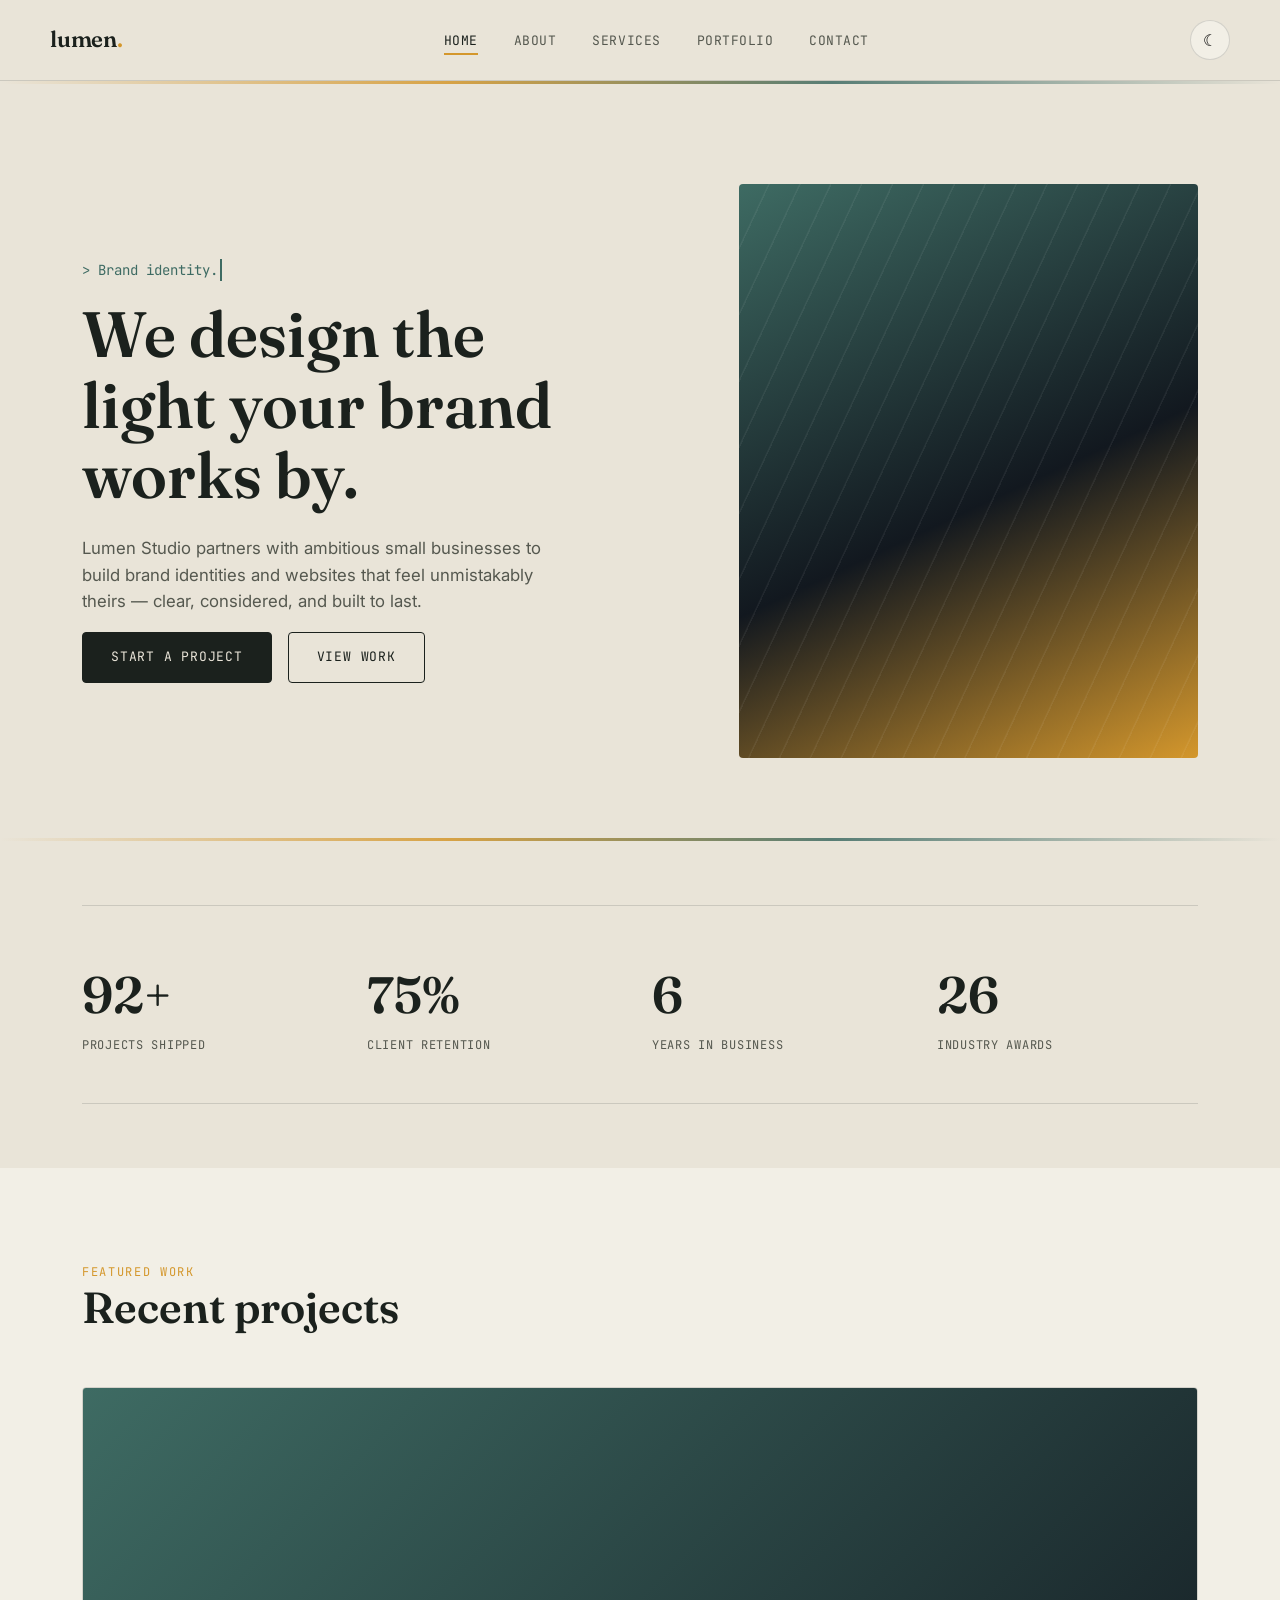
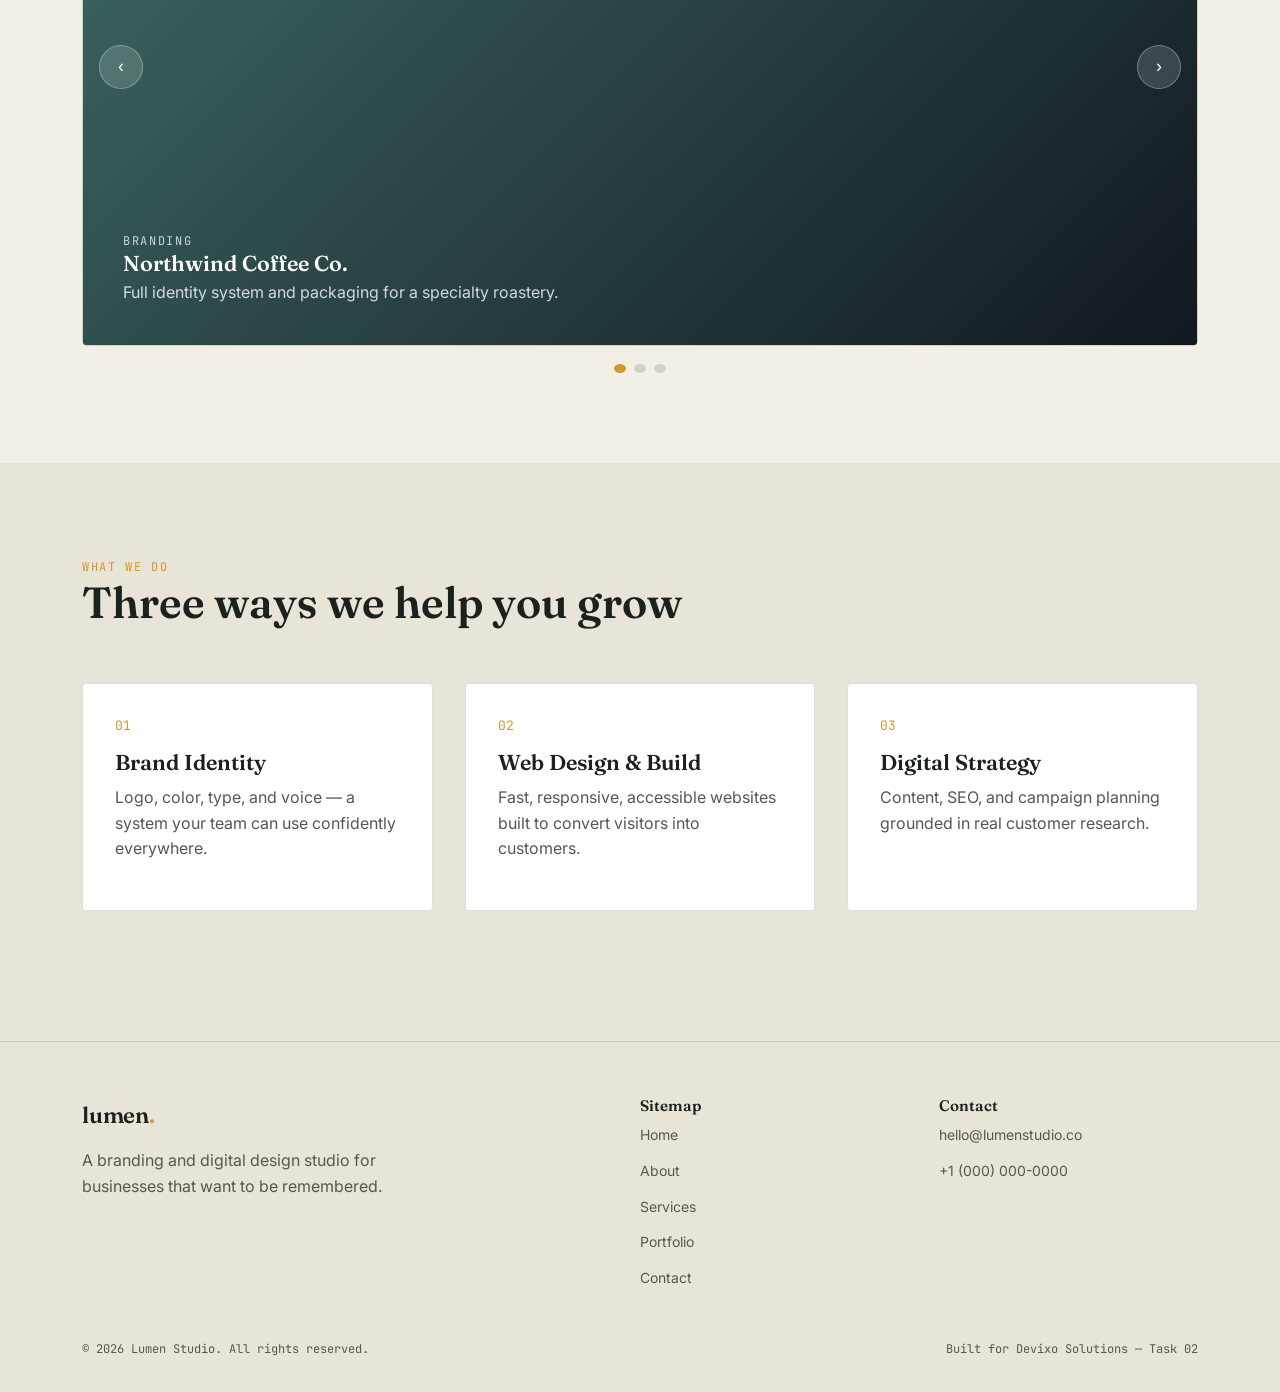
<file: index.html>
<!DOCTYPE html>
<html lang="en">
<head>
<meta charset="UTF-8">
<meta name="viewport" content="width=device-width, initial-scale=1.0">
<title>Lumen Studio — Branding & Digital Design Agency</title>
<meta name="description" content="Lumen Studio is a branding and digital design agency helping businesses find their light.">
<link rel="preconnect" href="https://fonts.googleapis.com">
<link href="https://fonts.googleapis.com/css2?family=Fraunces:wght@400;600;700&family=Inter:wght@400;500;600&family=JetBrains+Mono:wght@400;500&display=swap" rel="stylesheet">
<link rel="stylesheet" href="css/style.css">
</head>
<body>

<header class="site-header">
  <nav class="container nav">
    <a href="index.html" class="logo">lumen<span>.</span></a>
    <ul class="nav-links">
      <li><a href="index.html" class="active">Home</a></li>
      <li><a href="about.html">About</a></li>
      <li><a href="services.html">Services</a></li>
      <li><a href="portfolio.html">Portfolio</a></li>
      <li><a href="contact.html">Contact</a></li>
    </ul>
    <div class="nav-actions">
      <button class="theme-toggle" aria-label="Toggle dark mode">☾</button>
      <button class="nav-toggle" aria-label="Toggle menu"><span></span><span></span><span></span></button>
    </div>
  </nav>
</header>

<div class="beam"></div>

<main>
  <!-- HERO -->
  <section class="hero">
    <div class="container hero-grid">
      <div>
        <div class="typed-wrap">&gt; <span class="typed-text" data-phrases='["Brand identity.", "Web design.", "Digital strategy.", "Made with intention."]'></span><span class="typed-cursor">&nbsp;</span></div>
        <h1>We design the<br>light your brand<br>works by.</h1>
        <p style="max-width:480px; font-size:1.05rem;">Lumen Studio partners with ambitious small businesses to build brand identities and websites that feel unmistakably theirs — clear, considered, and built to last.</p>
        <a href="contact.html" class="btn btn-primary">Start a project</a>
        <a href="portfolio.html" class="btn" style="margin-left:12px;">View work</a>
      </div>
      <div class="hero-visual"></div>
    </div>
  </section>

  <div class="beam"></div>

  <!-- STATS / ANIMATED COUNTERS -->
  <section style="padding:64px 0;">
    <div class="container">
      <div class="stats">
        <div class="stat">
          <div class="stat-num" data-count="120" data-suffix="+">0</div>
          <div class="stat-label">Projects shipped</div>
        </div>
        <div class="stat">
          <div class="stat-num" data-count="98" data-suffix="%">0</div>
          <div class="stat-label">Client retention</div>
        </div>
        <div class="stat">
          <div class="stat-num" data-count="9" data-suffix="">0</div>
          <div class="stat-label">Years in business</div>
        </div>
        <div class="stat">
          <div class="stat-num" data-count="34" data-suffix="">0</div>
          <div class="stat-label">Industry awards</div>
        </div>
      </div>
    </div>
  </section>

  <!-- FEATURED WORK / IMAGE SLIDER -->
  <section class="section-soft">
    <div class="container">
      <div class="section-head animate-in">
        <span class="eyebrow">Featured work</span>
        <h2>Recent projects</h2>
      </div>
      <div class="slider animate-in">
        <div class="slider-track">
          <div class="slide slide-1">
            <div class="slide-content">
              <span class="eyebrow">Branding</span>
              <h3>Northwind Coffee Co.</h3>
              <p>Full identity system and packaging for a specialty roastery.</p>
            </div>
          </div>
          <div class="slide slide-2">
            <div class="slide-content">
              <span class="eyebrow">Web Design</span>
              <h3>Solace Wellness Clinic</h3>
              <p>A calm, accessible booking website for a therapy practice.</p>
            </div>
          </div>
          <div class="slide slide-3">
            <div class="slide-content">
              <span class="eyebrow">Digital Strategy</span>
              <h3>Marlow & Finch Studio</h3>
              <p>Content system and e-commerce relaunch for a furniture maker.</p>
            </div>
          </div>
        </div>
        <button class="slider-arrow slider-prev" aria-label="Previous slide">&#8249;</button>
        <button class="slider-arrow slider-next" aria-label="Next slide">&#8250;</button>
      </div>
      <div class="slider-dots"></div>
    </div>
  </section>

  <!-- SERVICES PREVIEW -->
  <section>
    <div class="container">
      <div class="section-head animate-in">
        <span class="eyebrow">What we do</span>
        <h2>Three ways we help you grow</h2>
      </div>
      <div class="grid-3">
        <div class="card animate-in">
          <span class="numbered">01</span>
          <h3>Brand Identity</h3>
          <p>Logo, color, type, and voice — a system your team can use confidently everywhere.</p>
        </div>
        <div class="card animate-in">
          <span class="numbered">02</span>
          <h3>Web Design & Build</h3>
          <p>Fast, responsive, accessible websites built to convert visitors into customers.</p>
        </div>
        <div class="card animate-in">
          <span class="numbered">03</span>
          <h3>Digital Strategy</h3>
          <p>Content, SEO, and campaign planning grounded in real customer research.</p>
        </div>
      </div>
    </div>
  </section>
</main>

<footer class="site-footer">
  <div class="container">
    <div class="footer-grid">
      <div>
        <a href="index.html" class="logo">lumen<span>.</span></a>
        <p style="margin-top:14px; max-width:320px;">A branding and digital design studio for businesses that want to be remembered.</p>
      </div>
      <div>
        <h4>Sitemap</h4>
        <ul>
          <li><a href="index.html">Home</a></li>
          <li><a href="about.html">About</a></li>
          <li><a href="services.html">Services</a></li>
          <li><a href="portfolio.html">Portfolio</a></li>
          <li><a href="contact.html">Contact</a></li>
        </ul>
      </div>
      <div>
        <h4>Contact</h4>
        <ul>
          <li><a href="mailto:hello@lumenstudio.co">hello@lumenstudio.co</a></li>
          <li><a href="tel:+10000000000">+1 (000) 000-0000</a></li>
        </ul>
      </div>
    </div>
    <div class="footer-bottom">
      <span>© 2026 Lumen Studio. All rights reserved.</span>
      <span>Built for Devixo Solutions — Task 02</span>
    </div>
  </div>
</footer>

<button class="scroll-top" aria-label="Scroll to top">&#8593;</button>

<script src="js/script.js"></script>
</body>
</html>
</file>
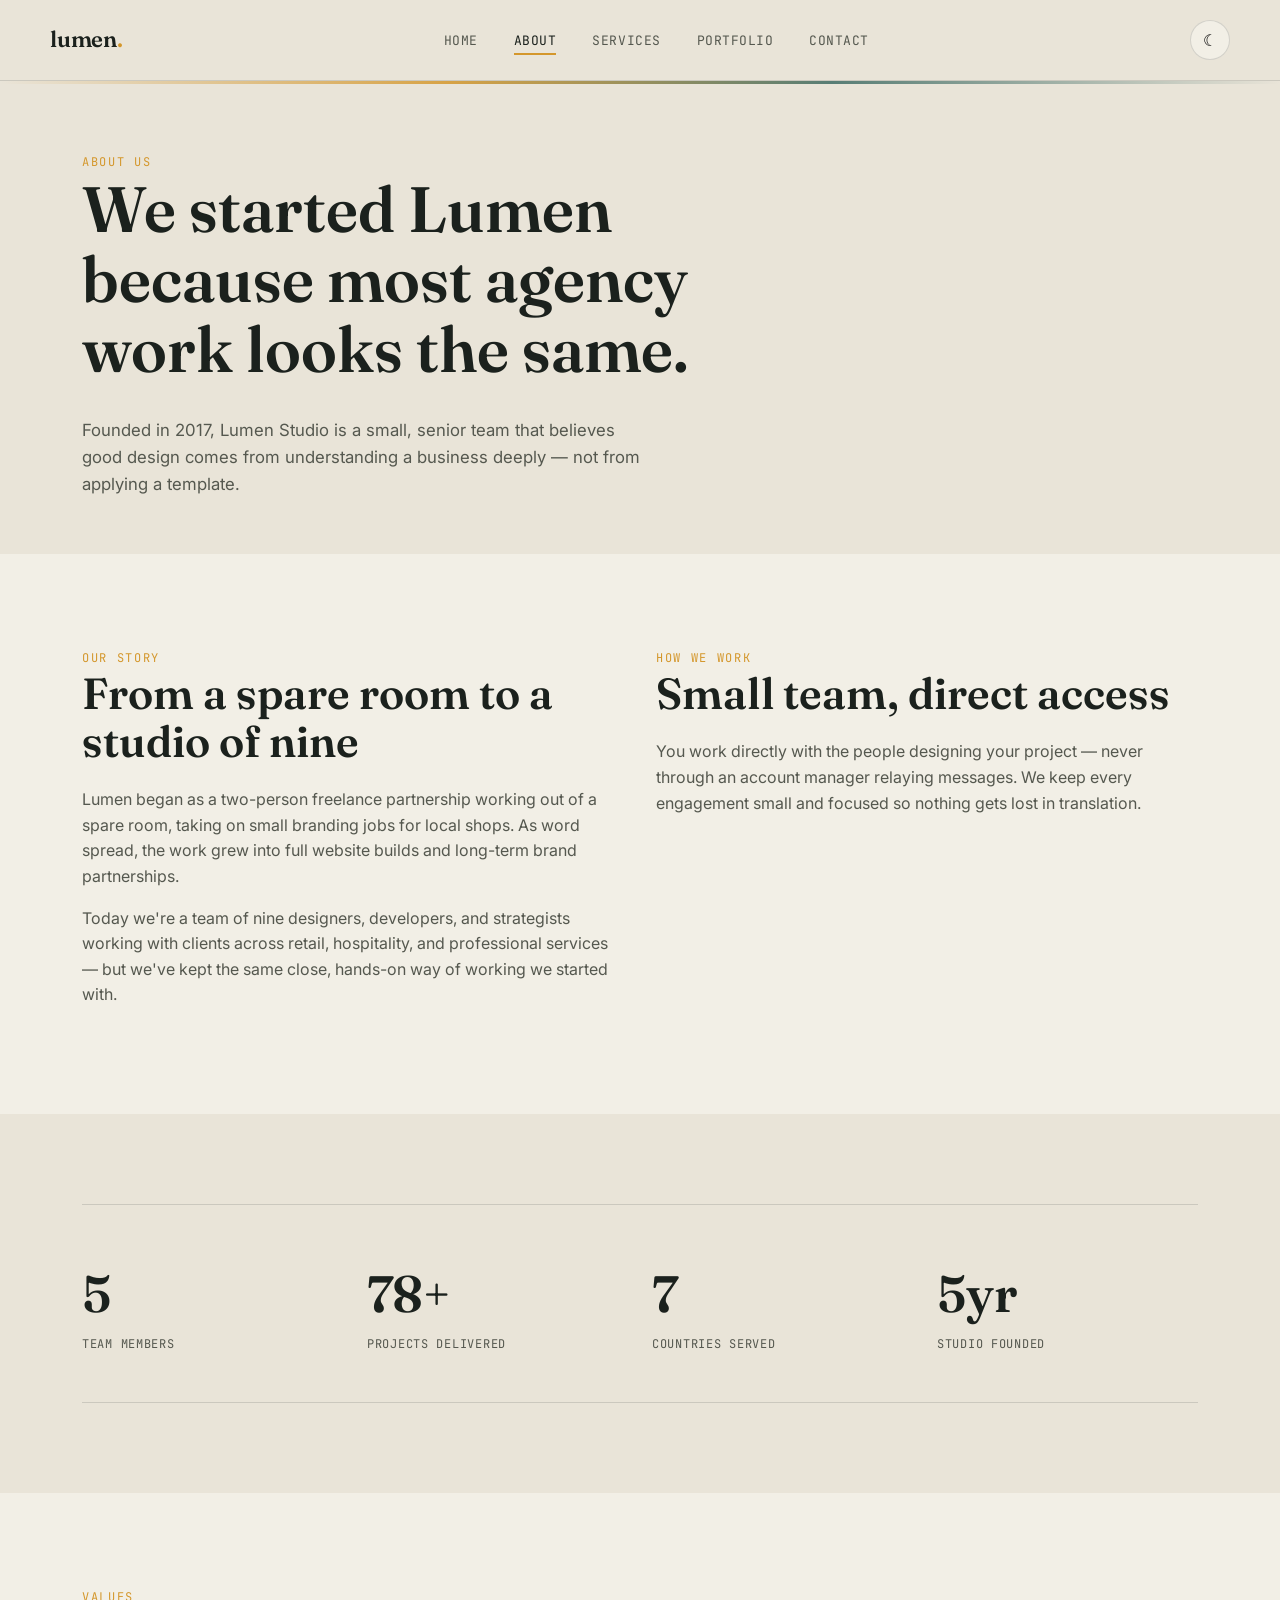
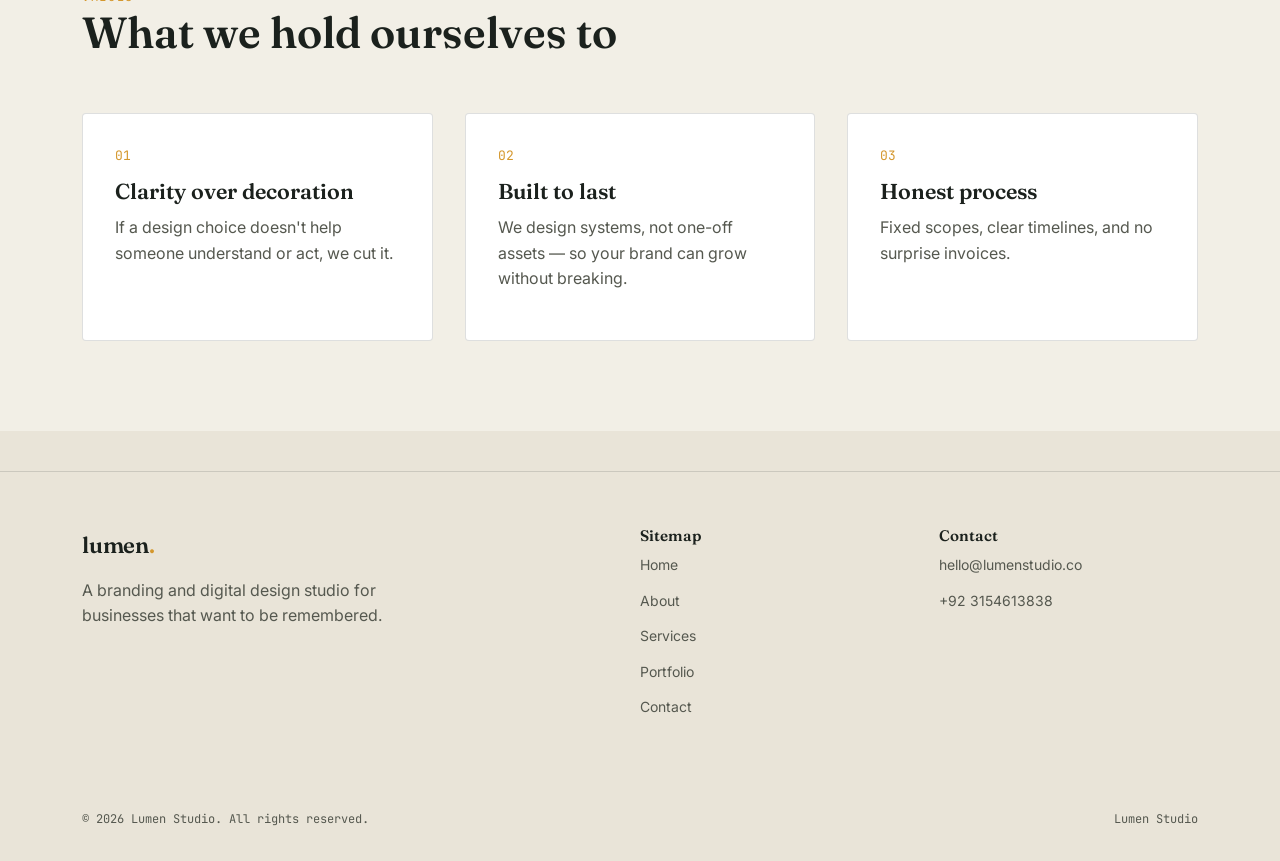
<file: about.html>
<!DOCTYPE html>
<html lang="en">
<head>
<meta charset="UTF-8">
<meta name="viewport" content="width=device-width, initial-scale=1.0">
<title>About — Lumen Studio</title>
<link rel="preconnect" href="https://fonts.googleapis.com">
<link href="https://fonts.googleapis.com/css2?family=Fraunces:wght@400;600;700&family=Inter:wght@400;500;600&family=JetBrains+Mono:wght@400;500&display=swap" rel="stylesheet">
<link rel="stylesheet" href="css/style.css">
</head>
<body>

<header class="site-header">
  <nav class="container nav">
    <a href="index.html" class="logo">lumen<span>.</span></a>
    <ul class="nav-links">
      <li><a href="index.html">Home</a></li>
      <li><a href="about.html" class="active">About</a></li>
      <li><a href="services.html">Services</a></li>
      <li><a href="portfolio.html">Portfolio</a></li>
      <li><a href="contact.html">Contact</a></li>
    </ul>
    <div class="nav-actions">
      <button class="theme-toggle" aria-label="Toggle dark mode">☾</button>
      <button class="nav-toggle" aria-label="Toggle menu"><span></span><span></span><span></span></button>
    </div>
  </nav>
</header>

<div class="beam"></div>

<main>
  <section class="page-head">
    <div class="container">
      <span class="eyebrow">About us</span>
      <h1>We started Lumen<br>because most agency<br>work looks the same.</h1>
      <p style="max-width:560px; font-size:1.05rem;">Founded in 2017, Lumen Studio is a small, senior team that believes good design comes from understanding a business deeply — not from applying a template.</p>
    </div>
  </section>

  <section class="section-soft">
    <div class="container grid-2">
      <div class="animate-in">
        <span class="eyebrow">Our story</span>
        <h2>From a spare room to a studio of nine</h2>
        <p>Lumen began as a two-person freelance partnership working out of a spare room, taking on small branding jobs for local shops. As word spread, the work grew into full website builds and long-term brand partnerships.</p>
        <p>Today we're a team of nine designers, developers, and strategists working with clients across retail, hospitality, and professional services — but we've kept the same close, hands-on way of working we started with.</p>
      </div>
      <div class="animate-in">
        <span class="eyebrow">How we work</span>
        <h2>Small team, direct access</h2>
        <p>You work directly with the people designing your project — never through an account manager relaying messages. We keep every engagement small and focused so nothing gets lost in translation.</p>
      </div>
    </div>
  </section>

  <section>
    <div class="container">
      <div class="stats">
        <div class="stat">
          <div class="stat-num" data-count="9" data-suffix="">0</div>
          <div class="stat-label">Team members</div>
        </div>
        <div class="stat">
          <div class="stat-num" data-count="120" data-suffix="+">0</div>
          <div class="stat-label">Projects delivered</div>
        </div>
        <div class="stat">
          <div class="stat-num" data-count="12" data-suffix="">0</div>
          <div class="stat-label">Countries served</div>
        </div>
        <div class="stat">
          <div class="stat-num" data-count="9" data-suffix="yr">0</div>
          <div class="stat-label">Studio founded</div>
        </div>
      </div>
    </div>
  </section>

  <section class="section-soft">
    <div class="container">
      <div class="section-head animate-in">
        <span class="eyebrow">Values</span>
        <h2>What we hold ourselves to</h2>
      </div>
      <div class="grid-3">
        <div class="card animate-in">
          <span class="numbered">01</span>
          <h3>Clarity over decoration</h3>
          <p>If a design choice doesn't help someone understand or act, we cut it.</p>
        </div>
        <div class="card animate-in">
          <span class="numbered">02</span>
          <h3>Built to last</h3>
          <p>We design systems, not one-off assets — so your brand can grow without breaking.</p>
        </div>
        <div class="card animate-in">
          <span class="numbered">03</span>
          <h3>Honest process</h3>
          <p>Fixed scopes, clear timelines, and no surprise invoices.</p>
        </div>
      </div>
    </div>
  </section>
</main>

<footer class="site-footer">
  <div class="container">
    <div class="footer-grid">
      <div>
        <a href="index.html" class="logo">lumen<span>.</span></a>
        <p style="margin-top:14px; max-width:320px;">A branding and digital design studio for businesses that want to be remembered.</p>
      </div>
      <div>
        <h4>Sitemap</h4>
        <ul>
          <li><a href="index.html">Home</a></li>
          <li><a href="about.html">About</a></li>
          <li><a href="services.html">Services</a></li>
          <li><a href="portfolio.html">Portfolio</a></li>
          <li><a href="contact.html">Contact</a></li>
        </ul>
      </div>
      <div>
        <h4>Contact</h4>
        <ul>
          <li><a href="mailto:hello@lumenstudio.co">hello@lumenstudio.co</a></li>
          <li><a href="tel:+10000000000">+92 3154613838<a></li>
        </ul>
      </div>
    </div>
    <div class="footer-bottom">
      <span>© 2026 Lumen Studio. All rights reserved.</span>
      <span>Lumen Studio</span>
    </div>
  </div>
</footer>

<button class="scroll-top" aria-label="Scroll to top">&#8593;</button>

<script src="js/script.js"></script>
</body>
</html>
</file>
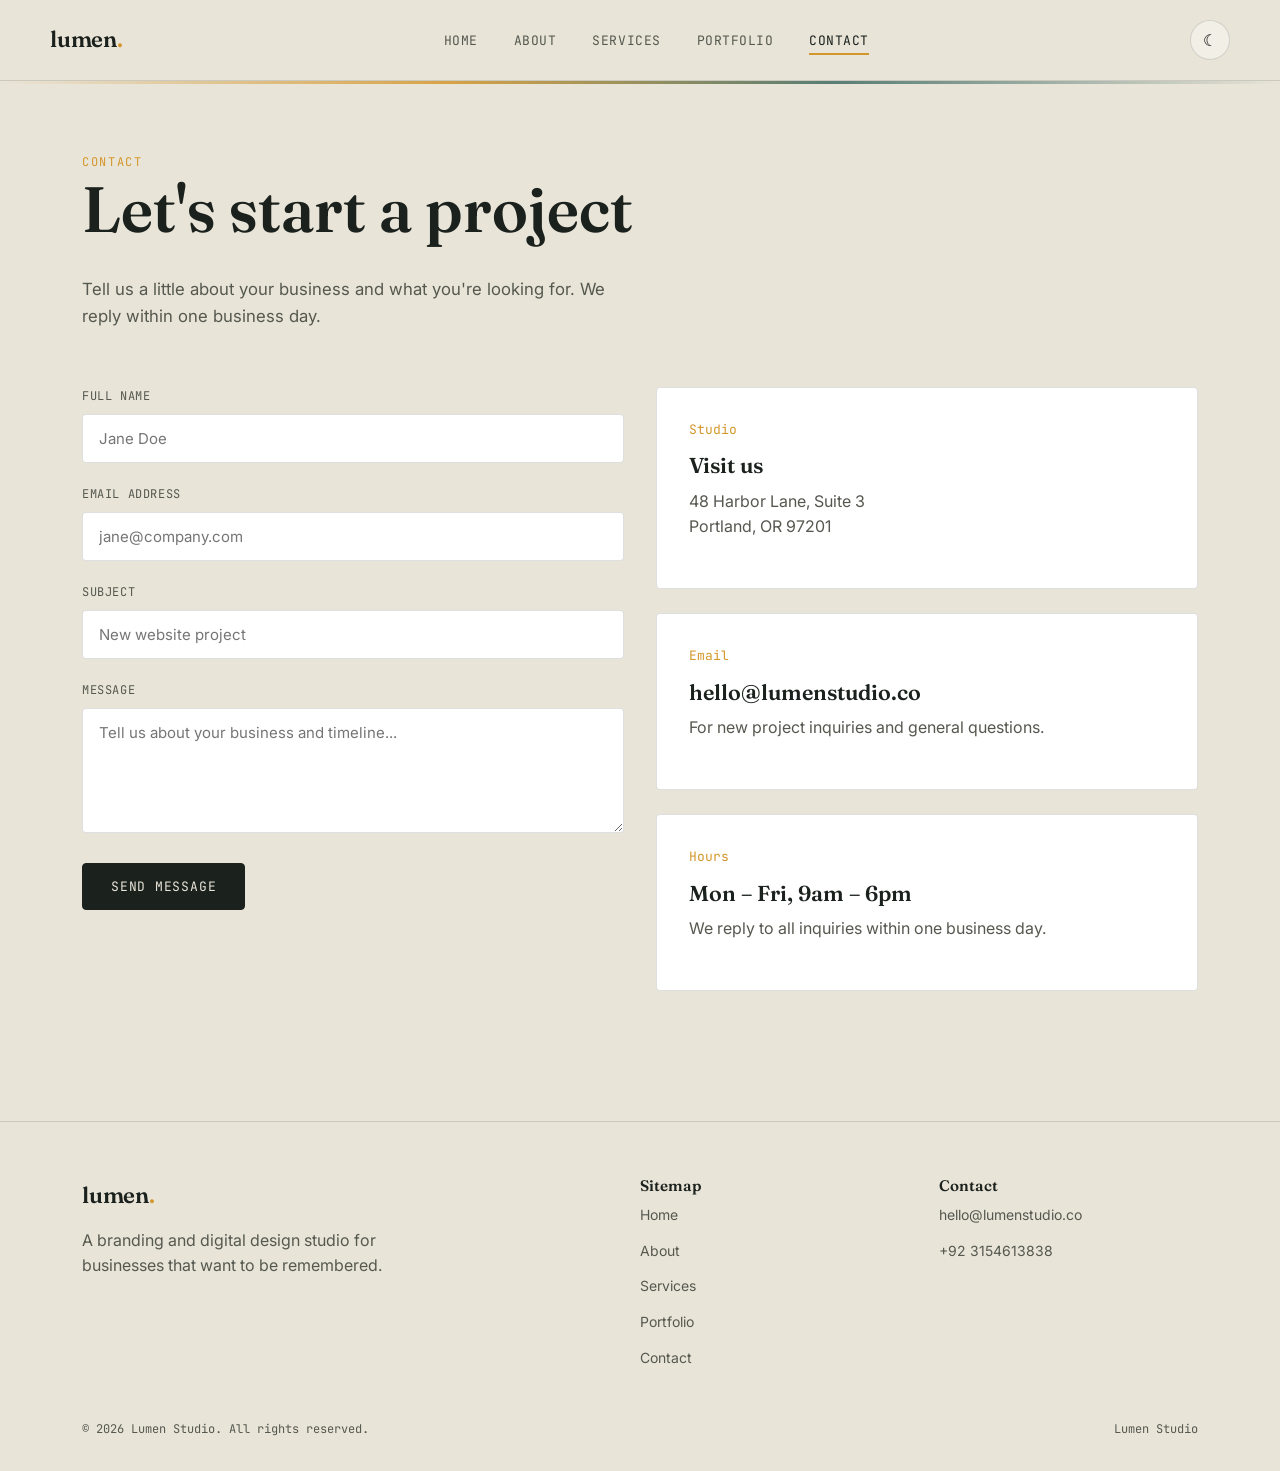
<file: contact.html>
<!DOCTYPE html>
<html lang="en">
<head>
<meta charset="UTF-8">
<meta name="viewport" content="width=device-width, initial-scale=1.0">
<title>Contact — Lumen Studio</title>
<link rel="preconnect" href="https://fonts.googleapis.com">
<link href="https://fonts.googleapis.com/css2?family=Fraunces:wght@400;600;700&family=Inter:wght@400;500;600&family=JetBrains+Mono:wght@400;500&display=swap" rel="stylesheet">
<link rel="stylesheet" href="css/style.css">
</head>
<body>

<header class="site-header">
  <nav class="container nav">
    <a href="index.html" class="logo">lumen<span>.</span></a>
    <ul class="nav-links">
      <li><a href="index.html">Home</a></li>
      <li><a href="about.html">About</a></li>
      <li><a href="services.html">Services</a></li>
      <li><a href="portfolio.html">Portfolio</a></li>
      <li><a href="contact.html" class="active">Contact</a></li>
    </ul>
    <div class="nav-actions">
      <button class="theme-toggle" aria-label="Toggle dark mode">☾</button>
      <button class="nav-toggle" aria-label="Toggle menu"><span></span><span></span><span></span></button>
    </div>
  </nav>
</header>

<div class="beam"></div>

<main>
  <section class="page-head">
    <div class="container">
      <span class="eyebrow">Contact</span>
      <h1>Let's start a project</h1>
      <p style="max-width:560px; font-size:1.05rem;">Tell us a little about your business and what you're looking for. We reply within one business day.</p>
    </div>
  </section>

  <section style="padding-top:0;">
    <div class="container grid-2">
      <div class="animate-in">
        <form id="contact-form" novalidate>
          <div class="form-success">Thanks — your message has been sent. We'll be in touch shortly.</div>

          <div class="form-group">
            <label for="name">Full name</label>
            <input type="text" id="name" name="name" placeholder="Jane Doe">
            <div class="error-msg" data-error-for="name"></div>
          </div>

          <div class="form-group">
            <label for="email">Email address</label>
            <input type="email" id="email" name="email" placeholder="jane@company.com">
            <div class="error-msg" data-error-for="email"></div>
          </div>

          <div class="form-group">
            <label for="subject">Subject</label>
            <input type="text" id="subject" name="subject" placeholder="New website project">
            <div class="error-msg" data-error-for="subject"></div>
          </div>

          <div class="form-group">
            <label for="message">Message</label>
            <textarea id="message" name="message" rows="5" placeholder="Tell us about your business and timeline..."></textarea>
            <div class="error-msg" data-error-for="message"></div>
          </div>

          <button type="submit" class="btn btn-primary">Send message</button>
        </form>
      </div>

      <div class="animate-in">
        <div class="card" style="margin-bottom:24px;">
          <span class="numbered">Studio</span>
          <h3>Visit us</h3>
          <p>48 Harbor Lane, Suite 3<br>Portland, OR 97201</p>
        </div>
        <div class="card" style="margin-bottom:24px;">
          <span class="numbered">Email</span>
          <h3>hello@lumenstudio.co</h3>
          <p>For new project inquiries and general questions.</p>
        </div>
        <div class="card">
          <span class="numbered">Hours</span>
          <h3>Mon – Fri, 9am – 6pm</h3>
          <p>We reply to all inquiries within one business day.</p>
        </div>
      </div>
    </div>
  </section>
</main>

<footer class="site-footer">
  <div class="container">
    <div class="footer-grid">
      <div>
        <a href="index.html" class="logo">lumen<span>.</span></a>
        <p style="margin-top:14px; max-width:320px;">A branding and digital design studio for businesses that want to be remembered.</p>
      </div>
      <div>
        <h4>Sitemap</h4>
        <ul>
          <li><a href="index.html">Home</a></li>
          <li><a href="about.html">About</a></li>
          <li><a href="services.html">Services</a></li>
          <li><a href="portfolio.html">Portfolio</a></li>
          <li><a href="contact.html">Contact</a></li>
        </ul>
      </div>
      <div>
        <h4>Contact</h4>
        <ul>
          <li><a href="mailto:hello@lumenstudio.co">hello@lumenstudio.co</a></li>
          <li><a href="tel:+10000000000">+92 3154613838</a></li>
        </ul>
      </div>
    </div>
    <div class="footer-bottom">
      <span>© 2026 Lumen Studio. All rights reserved.</span>
      <span>Lumen Studio</span>
    </div>
  </div>
</footer>

<button class="scroll-top" aria-label="Scroll to top">&#8593;</button>

<script src="js/script.js"></script>
</body>
</html>
</file>
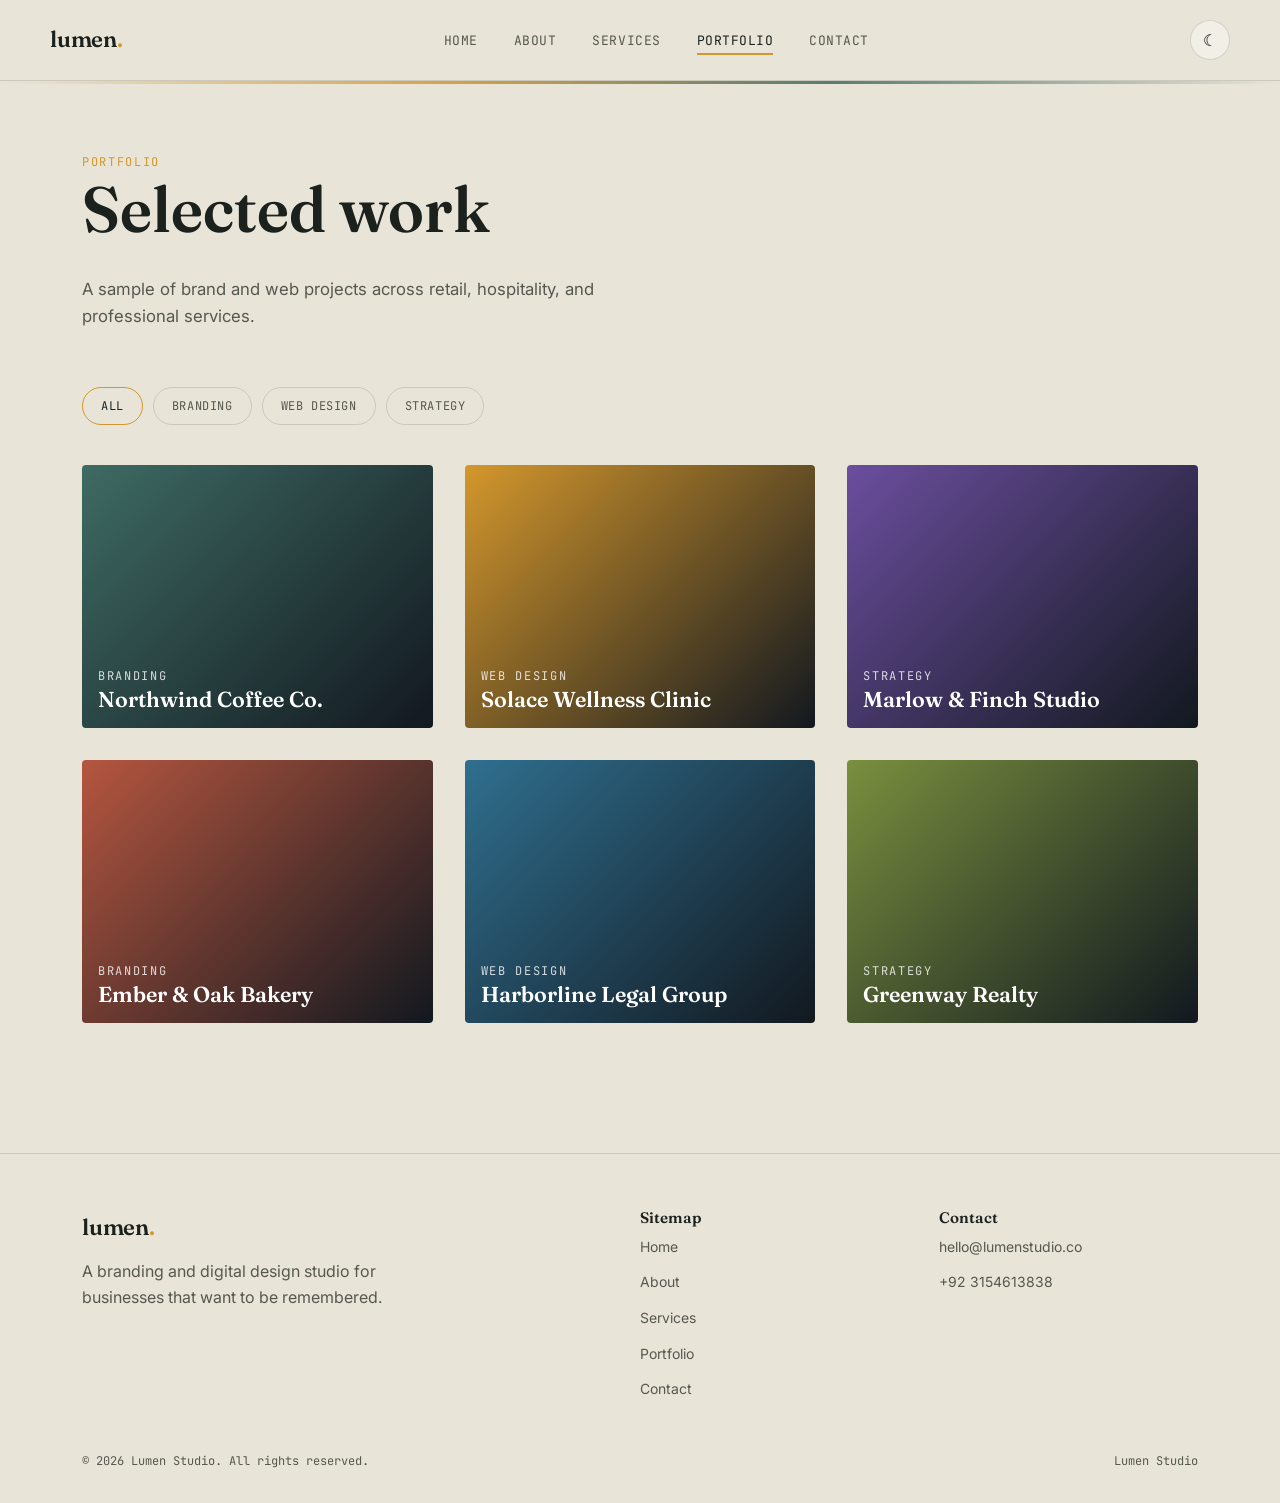
<file: portfolio.html>
<!DOCTYPE html>
<html lang="en">
<head>
<meta charset="UTF-8">
<meta name="viewport" content="width=device-width, initial-scale=1.0">
<title>Portfolio — Lumen Studio</title>
<link rel="preconnect" href="https://fonts.googleapis.com">
<link href="https://fonts.googleapis.com/css2?family=Fraunces:wght@400;600;700&family=Inter:wght@400;500;600&family=JetBrains+Mono:wght@400;500&display=swap" rel="stylesheet">
<link rel="stylesheet" href="css/style.css">
<style>
  .portfolio-item.p1::before { background: linear-gradient(135deg, #3e6b63, #12181f); }
  .portfolio-item.p2::before { background: linear-gradient(135deg, #d4972c, #12181f); }
  .portfolio-item.p3::before { background: linear-gradient(135deg, #6b4e9e, #12181f); }
  .portfolio-item.p4::before { background: linear-gradient(135deg, #b5563f, #12181f); }
  .portfolio-item.p5::before { background: linear-gradient(135deg, #2f6f8f, #12181f); }
  .portfolio-item.p6::before { background: linear-gradient(135deg, #7a8f3e, #12181f); }
</style>
</head>
<body>

<header class="site-header">
  <nav class="container nav">
    <a href="index.html" class="logo">lumen<span>.</span></a>
    <ul class="nav-links">
      <li><a href="index.html">Home</a></li>
      <li><a href="about.html">About</a></li>
      <li><a href="services.html">Services</a></li>
      <li><a href="portfolio.html" class="active">Portfolio</a></li>
      <li><a href="contact.html">Contact</a></li>
    </ul>
    <div class="nav-actions">
      <button class="theme-toggle" aria-label="Toggle dark mode">☾</button>
      <button class="nav-toggle" aria-label="Toggle menu"><span></span><span></span><span></span></button>
    </div>
  </nav>
</header>

<div class="beam"></div>

<main>
  <section class="page-head">
    <div class="container">
      <span class="eyebrow">Portfolio</span>
      <h1>Selected work</h1>
      <p style="max-width:560px; font-size:1.05rem;">A sample of brand and web projects across retail, hospitality, and professional services.</p>
    </div>
  </section>

  <section style="padding-top:0;">
    <div class="container">
      <div class="filters animate-in">
        <button class="filter-btn active" data-filter="all">All</button>
        <button class="filter-btn" data-filter="branding">Branding</button>
        <button class="filter-btn" data-filter="web">Web Design</button>
        <button class="filter-btn" data-filter="strategy">Strategy</button>
      </div>

      <div class="grid-3">
        <div class="portfolio-item p1 animate-in" data-category="branding">
          <div class="tag"><span class="eyebrow">Branding</span><h3>Northwind Coffee Co.</h3></div>
        </div>
        <div class="portfolio-item p2 animate-in" data-category="web">
          <div class="tag"><span class="eyebrow">Web Design</span><h3>Solace Wellness Clinic</h3></div>
        </div>
        <div class="portfolio-item p3 animate-in" data-category="strategy">
          <div class="tag"><span class="eyebrow">Strategy</span><h3>Marlow & Finch Studio</h3></div>
        </div>
        <div class="portfolio-item p4 animate-in" data-category="branding">
          <div class="tag"><span class="eyebrow">Branding</span><h3>Ember & Oak Bakery</h3></div>
        </div>
        <div class="portfolio-item p5 animate-in" data-category="web">
          <div class="tag"><span class="eyebrow">Web Design</span><h3>Harborline Legal Group</h3></div>
        </div>
        <div class="portfolio-item p6 animate-in" data-category="strategy">
          <div class="tag"><span class="eyebrow">Strategy</span><h3>Greenway Realty</h3></div>
        </div>
      </div>
    </div>
  </section>
</main>

<footer class="site-footer">
  <div class="container">
    <div class="footer-grid">
      <div>
        <a href="index.html" class="logo">lumen<span>.</span></a>
        <p style="margin-top:14px; max-width:320px;">A branding and digital design studio for businesses that want to be remembered.</p>
      </div>
      <div>
        <h4>Sitemap</h4>
        <ul>
          <li><a href="index.html">Home</a></li>
          <li><a href="about.html">About</a></li>
          <li><a href="services.html">Services</a></li>
          <li><a href="portfolio.html">Portfolio</a></li>
          <li><a href="contact.html">Contact</a></li>
        </ul>
      </div>
      <div>
        <h4>Contact</h4>
        <ul>
          <li><a href="mailto:hello@lumenstudio.co">hello@lumenstudio.co</a></li>
          <li><a href="tel:+10000000000">+92 3154613838</a></li>
        </ul>
      </div>
    </div>
    <div class="footer-bottom">
      <span>© 2026 Lumen Studio. All rights reserved.</span>
      <span>Lumen Studio</span>
    </div>
  </div>
</footer>

<button class="scroll-top" aria-label="Scroll to top">&#8593;</button>

<script src="js/script.js"></script>
</body>
</html>
</file>
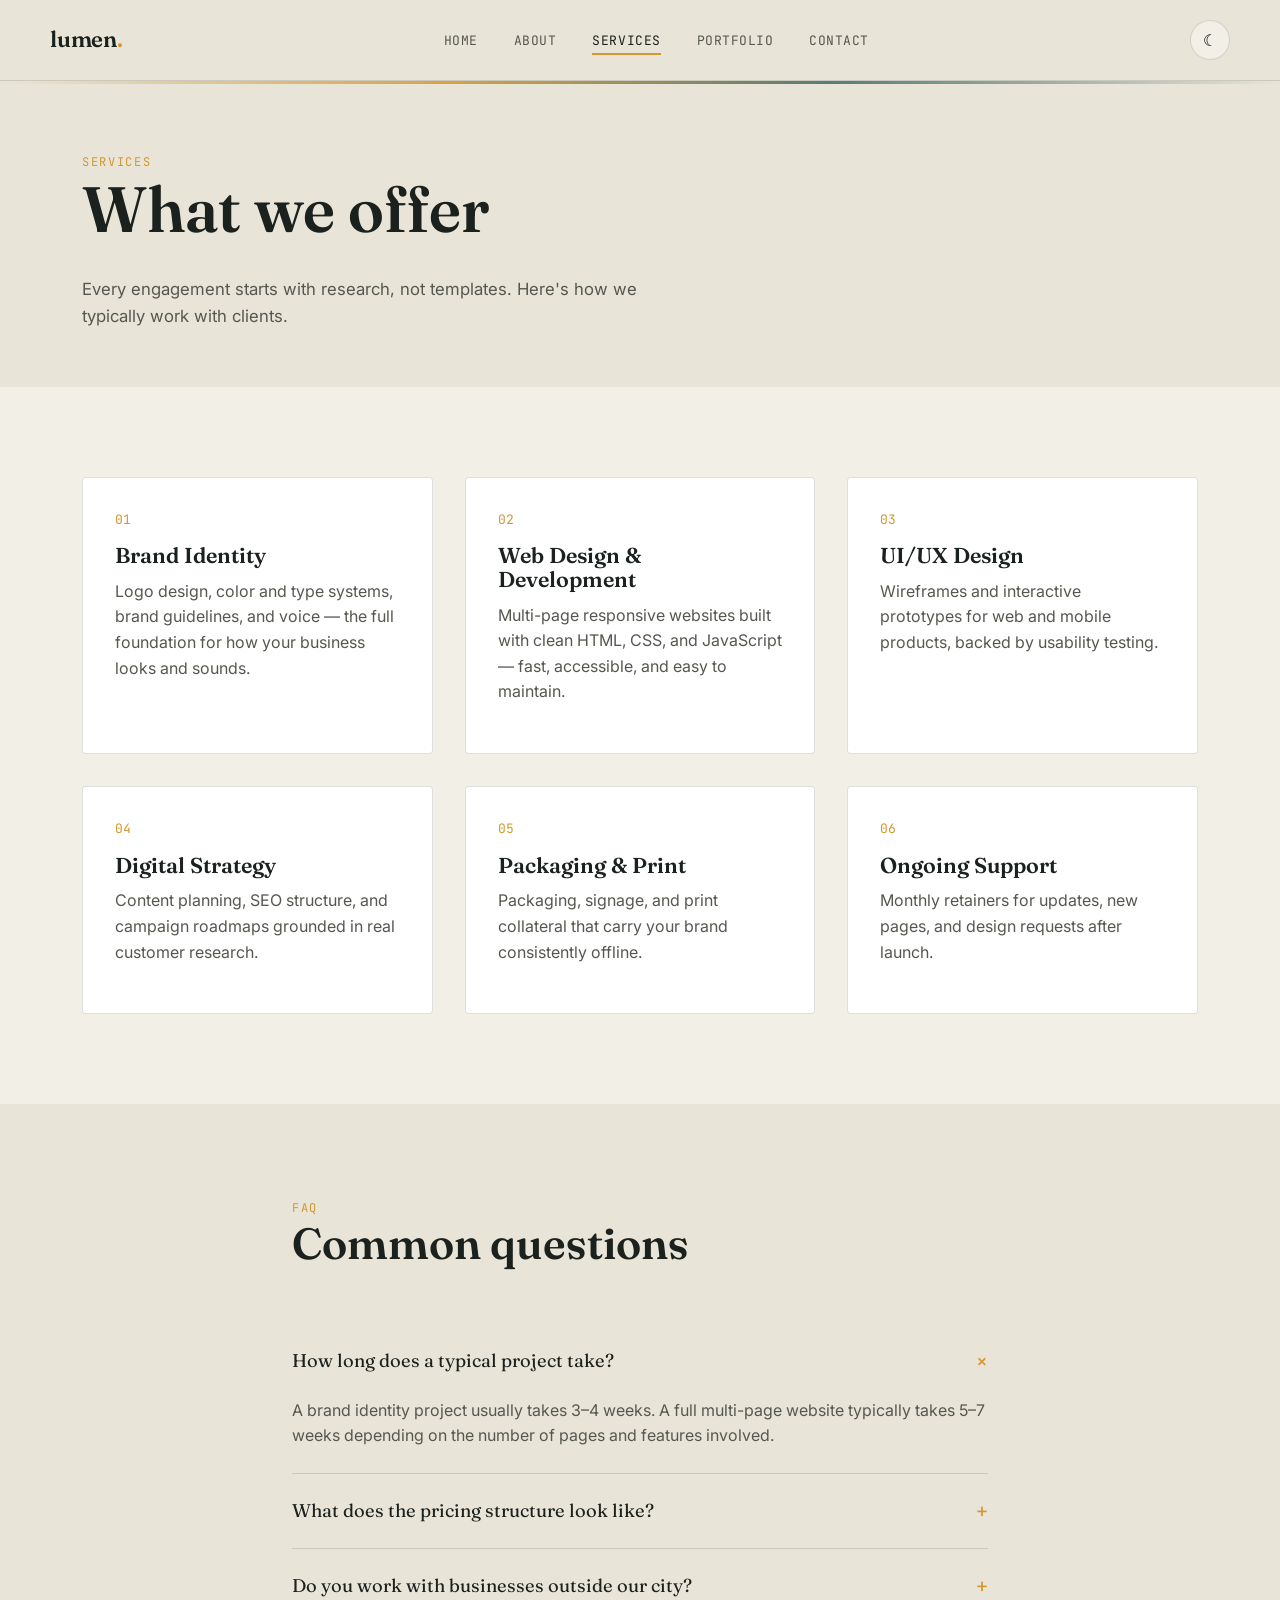
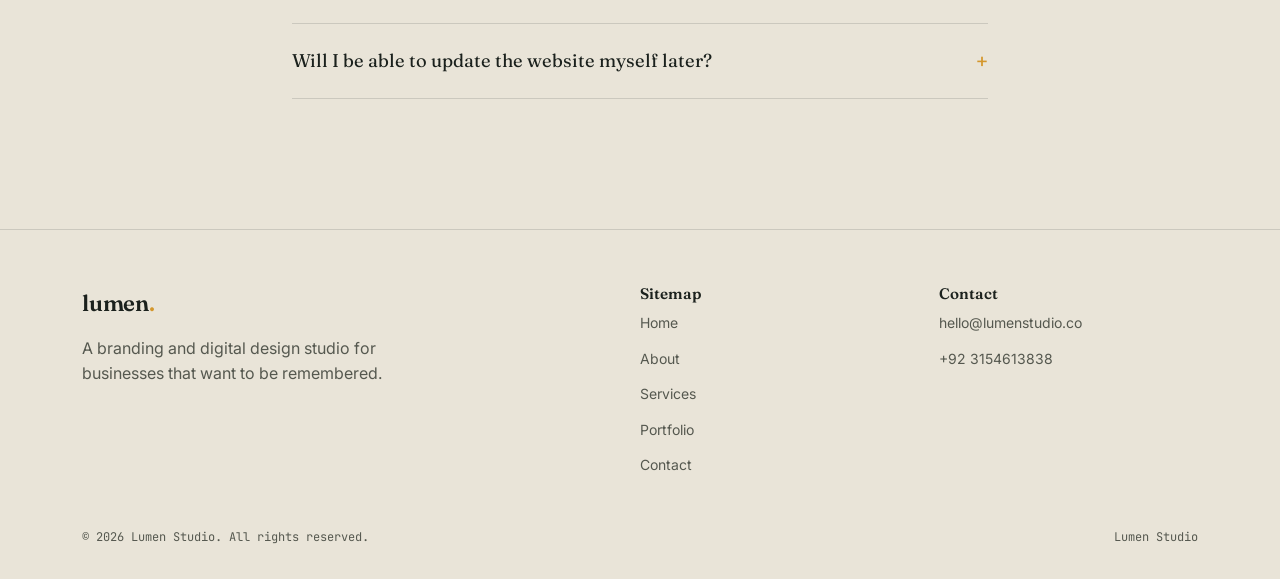
<file: services.html>
<!DOCTYPE html>
<html lang="en">
<head>
<meta charset="UTF-8">
<meta name="viewport" content="width=device-width, initial-scale=1.0">
<title>Services — Lumen Studio</title>
<link rel="preconnect" href="https://fonts.googleapis.com">
<link href="https://fonts.googleapis.com/css2?family=Fraunces:wght@400;600;700&family=Inter:wght@400;500;600&family=JetBrains+Mono:wght@400;500&display=swap" rel="stylesheet">
<link rel="stylesheet" href="css/style.css">
</head>
<body>

<header class="site-header">
  <nav class="container nav">
    <a href="index.html" class="logo">lumen<span>.</span></a>
    <ul class="nav-links">
      <li><a href="index.html">Home</a></li>
      <li><a href="about.html">About</a></li>
      <li><a href="services.html" class="active">Services</a></li>
      <li><a href="portfolio.html">Portfolio</a></li>
      <li><a href="contact.html">Contact</a></li>
    </ul>
    <div class="nav-actions">
      <button class="theme-toggle" aria-label="Toggle dark mode">☾</button>
      <button class="nav-toggle" aria-label="Toggle menu"><span></span><span></span><span></span></button>
    </div>
  </nav>
</header>

<div class="beam"></div>

<main>
  <section class="page-head">
    <div class="container">
      <span class="eyebrow">Services</span>
      <h1>What we offer</h1>
      <p style="max-width:560px; font-size:1.05rem;">Every engagement starts with research, not templates. Here's how we typically work with clients.</p>
    </div>
  </section>

  <section class="section-soft">
    <div class="container grid-3">
      <div class="card animate-in">
        <span class="numbered">01</span>
        <h3>Brand Identity</h3>
        <p>Logo design, color and type systems, brand guidelines, and voice — the full foundation for how your business looks and sounds.</p>
      </div>
      <div class="card animate-in">
        <span class="numbered">02</span>
        <h3>Web Design & Development</h3>
        <p>Multi-page responsive websites built with clean HTML, CSS, and JavaScript — fast, accessible, and easy to maintain.</p>
      </div>
      <div class="card animate-in">
        <span class="numbered">03</span>
        <h3>UI/UX Design</h3>
        <p>Wireframes and interactive prototypes for web and mobile products, backed by usability testing.</p>
      </div>
      <div class="card animate-in">
        <span class="numbered">04</span>
        <h3>Digital Strategy</h3>
        <p>Content planning, SEO structure, and campaign roadmaps grounded in real customer research.</p>
      </div>
      <div class="card animate-in">
        <span class="numbered">05</span>
        <h3>Packaging & Print</h3>
        <p>Packaging, signage, and print collateral that carry your brand consistently offline.</p>
      </div>
      <div class="card animate-in">
        <span class="numbered">06</span>
        <h3>Ongoing Support</h3>
        <p>Monthly retainers for updates, new pages, and design requests after launch.</p>
      </div>
    </div>
  </section>

  <section>
    <div class="container" style="max-width:760px;">
      <div class="section-head animate-in">
        <span class="eyebrow">FAQ</span>
        <h2>Common questions</h2>
      </div>

      <div class="accordion">
        <div class="accordion-item open">
          <button class="accordion-trigger">
            How long does a typical project take?
            <span class="accordion-icon">+</span>
          </button>
          <div class="accordion-panel" style="max-height:200px;">
            <div class="accordion-panel-inner">
              <p>A brand identity project usually takes 3–4 weeks. A full multi-page website typically takes 5–7 weeks depending on the number of pages and features involved.</p>
            </div>
          </div>
        </div>

        <div class="accordion-item">
          <button class="accordion-trigger">
            What does the pricing structure look like?
            <span class="accordion-icon">+</span>
          </button>
          <div class="accordion-panel">
            <div class="accordion-panel-inner">
              <p>We quote a fixed project fee after an initial discovery call, so there are no surprise invoices. Ongoing support is billed as a monthly retainer.</p>
            </div>
          </div>
        </div>

        <div class="accordion-item">
          <button class="accordion-trigger">
            Do you work with businesses outside our city?
            <span class="accordion-icon">+</span>
          </button>
          <div class="accordion-panel">
            <div class="accordion-panel-inner">
              <p>Yes — most of our client relationships are fully remote, coordinated over video calls and a shared project board.</p>
            </div>
          </div>
        </div>

        <div class="accordion-item">
          <button class="accordion-trigger">
            Will I be able to update the website myself later?
            <span class="accordion-icon">+</span>
          </button>
          <div class="accordion-panel">
            <div class="accordion-panel-inner">
              <p>Yes. We hand off clean, organized code and a short walkthrough so your team can make basic content updates without needing a developer.</p>
            </div>
          </div>
        </div>
      </div>
    </div>
  </section>
</main>

<footer class="site-footer">
  <div class="container">
    <div class="footer-grid">
      <div>
        <a href="index.html" class="logo">lumen<span>.</span></a>
        <p style="margin-top:14px; max-width:320px;">A branding and digital design studio for businesses that want to be remembered.</p>
      </div>
      <div>
        <h4>Sitemap</h4>
        <ul>
          <li><a href="index.html">Home</a></li>
          <li><a href="about.html">About</a></li>
          <li><a href="services.html">Services</a></li>
          <li><a href="portfolio.html">Portfolio</a></li>
          <li><a href="contact.html">Contact</a></li>
        </ul>
      </div>
      <div>
        <h4>Contact</h4>
        <ul>
          <li><a href="mailto:hello@lumenstudio.co">hello@lumenstudio.co</a></li>
          <li><a href="tel:+10000000000">+92 3154613838</a></li>
        </ul>
      </div>
    </div>
    <div class="footer-bottom">
      <span>© 2026 Lumen Studio. All rights reserved.</span>
      <span>Lumen Studio</span>
    </div>
  </div>
</footer>

<button class="scroll-top" aria-label="Scroll to top">&#8593;</button>

<script src="js/script.js"></script>
</body>
</html>
</file>
<file: css/style.css>
/* ==========================================================================
   LUMEN STUDIO — Design Tokens
   ========================================================================== */
:root {
  /* Colors — light mode */
  --ink: #12181f;
  --paper: #e9e4d8;
  --paper-soft: #f2efe6;
  --accent-gold: #d4972c;
  --accent-teal: #3e6b63;
  --text-dark: #1b211d;
  --text-muted: #55584f;
  --line: rgba(27, 33, 29, 0.14);
  --card-bg: #ffffff;

  --bg: var(--paper);
  --bg-soft: var(--paper-soft);
  --fg: var(--text-dark);
  --fg-muted: var(--text-muted);
  --line-color: var(--line);
  --surface: var(--card-bg);

  /* Type */
  --font-display: "Fraunces", Georgia, serif;
  --font-body: "Inter", -apple-system, BlinkMacSystemFont, sans-serif;
  --font-mono: "JetBrains Mono", "Courier New", monospace;

  /* Layout */
  --maxw: 1180px;
  --radius: 4px;
  --transition: 320ms cubic-bezier(0.22, 1, 0.36, 1);
}

[data-theme="dark"] {
  --bg: var(--ink);
  --bg-soft: #1a222b;
  --fg: #ece7db;
  --fg-muted: #a9aca2;
  --line-color: rgba(236, 231, 219, 0.14);
  --surface: #1c2530;
}

* { box-sizing: border-box; }
html { scroll-behavior: smooth; }

body {
  margin: 0;
  background: var(--bg);
  color: var(--fg);
  font-family: var(--font-body);
  font-size: 16px;
  line-height: 1.6;
  transition: background var(--transition), color var(--transition);
}

img { max-width: 100%; display: block; }
a { color: inherit; text-decoration: none; }
ul { list-style: none; margin: 0; padding: 0; }

.container {
  max-width: var(--maxw);
  margin: 0 auto;
  padding: 0 32px;
}

.eyebrow {
  font-family: var(--font-mono);
  font-size: 12px;
  letter-spacing: 0.14em;
  text-transform: uppercase;
  color: var(--accent-gold);
}

h1, h2, h3, h4 {
  font-family: var(--font-display);
  font-weight: 600;
  line-height: 1.1;
  margin: 0 0 0.5em;
  color: var(--fg);
}

h1 { font-size: clamp(2.6rem, 5vw, 4.4rem); }
h2 { font-size: clamp(1.9rem, 3.4vw, 2.8rem); }
h3 { font-size: 1.35rem; }

p { color: var(--fg-muted); margin: 0 0 1em; }

.btn {
  display: inline-flex;
  align-items: center;
  gap: 10px;
  padding: 14px 28px;
  border-radius: var(--radius);
  font-family: var(--font-mono);
  font-size: 13px;
  letter-spacing: 0.06em;
  text-transform: uppercase;
  border: 1px solid var(--fg);
  cursor: pointer;
  transition: all var(--transition);
  background: transparent;
  color: var(--fg);
}
.btn-primary {
  background: var(--fg);
  color: var(--bg);
}
.btn-primary:hover { background: var(--accent-gold); border-color: var(--accent-gold); color: #12181f; }
.btn:not(.btn-primary):hover { background: var(--fg); color: var(--bg); }

/* Signature light-beam divider — Lumen's visual motif */
.beam {
  height: 3px;
  width: 100%;
  background: linear-gradient(90deg, transparent, var(--accent-gold) 35%, var(--accent-teal) 65%, transparent);
  opacity: 0.85;
  margin: 0;
}

/* ==========================================================================
   Header / Navigation
   ========================================================================== */
.site-header {
  position: sticky;
  top: 0;
  z-index: 100;
  background: var(--bg);
  border-bottom: 1px solid var(--line-color);
  transition: background var(--transition);
}

.nav {
  display: flex;
  align-items: center;
  justify-content: space-between;
  padding: 20px 0;
}

.logo {
  font-family: var(--font-display);
  font-size: 1.4rem;
  font-weight: 600;
  letter-spacing: -0.01em;
}
.logo span { color: var(--accent-gold); }

.nav-links {
  display: flex;
  gap: 36px;
  align-items: center;
}

.nav-links a {
  font-family: var(--font-mono);
  font-size: 13px;
  letter-spacing: 0.04em;
  text-transform: uppercase;
  color: var(--fg-muted);
  position: relative;
  padding: 4px 0;
  transition: color var(--transition);
}
.nav-links a:hover, .nav-links a.active { color: var(--fg); }
.nav-links a.active::after {
  content: "";
  position: absolute;
  left: 0; bottom: -2px;
  width: 100%; height: 2px;
  background: var(--accent-gold);
}

.nav-actions { display: flex; align-items: center; gap: 18px; }

.theme-toggle {
  width: 40px; height: 40px;
  border-radius: 50%;
  border: 1px solid var(--line-color);
  background: var(--bg-soft);
  cursor: pointer;
  display: flex; align-items: center; justify-content: center;
  font-size: 16px;
  transition: all var(--transition);
}
.theme-toggle:hover { border-color: var(--accent-gold); }

.nav-toggle {
  display: none;
  flex-direction: column;
  gap: 5px;
  background: none;
  border: none;
  cursor: pointer;
  padding: 8px;
}
.nav-toggle span {
  width: 24px; height: 2px;
  background: var(--fg);
  transition: all var(--transition);
}
.nav-toggle.open span:nth-child(1) { transform: translateY(7px) rotate(45deg); }
.nav-toggle.open span:nth-child(2) { opacity: 0; }
.nav-toggle.open span:nth-child(3) { transform: translateY(-7px) rotate(-45deg); }

@media (max-width: 860px) {
  .nav-toggle { display: flex; }
  .nav-links {
    position: absolute;
    top: 100%; left: 0; right: 0;
    background: var(--bg);
    border-bottom: 1px solid var(--line-color);
    flex-direction: column;
    align-items: flex-start;
    padding: 24px 32px;
    gap: 20px;
    transform: translateY(-8px);
    opacity: 0;
    visibility: hidden;
    transition: all var(--transition);
  }
  .nav-links.open {
    transform: translateY(0);
    opacity: 1;
    visibility: visible;
  }
}

/* ==========================================================================
   Hero
   ========================================================================== */
.hero {
  padding: 100px 0 80px;
  position: relative;
  overflow: hidden;
}
.hero-grid {
  display: grid;
  grid-template-columns: 1.3fr 1fr;
  gap: 60px;
  align-items: center;
}
.hero h1 { margin-bottom: 24px; }
.typed-wrap { font-family: var(--font-mono); font-size: 14px; color: var(--accent-teal); margin-bottom: 18px; min-height: 20px; }
.typed-cursor { display: inline-block; width: 2px; background: var(--accent-teal); margin-left: 2px; animation: blink 0.9s steps(1) infinite; }
@keyframes blink { 50% { opacity: 0; } }

.hero-visual {
  aspect-ratio: 4/5;
  border-radius: var(--radius);
  background: linear-gradient(155deg, var(--accent-teal), var(--ink) 55%, var(--accent-gold));
  position: relative;
  overflow: hidden;
}
.hero-visual::after {
  content: "";
  position: absolute; inset: 0;
  background: repeating-linear-gradient(115deg, transparent, transparent 26px, rgba(255,255,255,0.06) 27px, rgba(255,255,255,0.06) 28px);
}

@media (max-width: 860px) {
  .hero-grid { grid-template-columns: 1fr; }
}

/* ==========================================================================
   Sections / general
   ========================================================================== */
section { padding: 90px 0; }
.section-soft { background: var(--bg-soft); }
.section-head { max-width: 640px; margin-bottom: 56px; }

.grid-3 { display: grid; grid-template-columns: repeat(3, 1fr); gap: 32px; }
.grid-2 { display: grid; grid-template-columns: repeat(2, 1fr); gap: 32px; }
@media (max-width: 860px) {
  .grid-3, .grid-2 { grid-template-columns: 1fr; }
}

.card {
  background: var(--surface);
  border: 1px solid var(--line-color);
  border-radius: var(--radius);
  padding: 32px;
  transition: transform var(--transition), border-color var(--transition);
}
.card:hover { transform: translateY(-4px); border-color: var(--accent-gold); }

.numbered {
  font-family: var(--font-mono);
  font-size: 13px;
  color: var(--accent-gold);
  display: block;
  margin-bottom: 14px;
}

/* Stats / animated counters */
.stats {
  display: grid;
  grid-template-columns: repeat(4, 1fr);
  gap: 24px;
  border-top: 1px solid var(--line-color);
  border-bottom: 1px solid var(--line-color);
  padding: 48px 0;
}
.stat { text-align: left; }
.stat-num {
  font-family: var(--font-display);
  font-size: clamp(2.2rem, 4vw, 3.2rem);
  color: var(--fg);
  font-weight: 600;
}
.stat-label { font-family: var(--font-mono); font-size: 12px; text-transform: uppercase; letter-spacing: 0.06em; color: var(--fg-muted); }
@media (max-width: 860px) {
  .stats { grid-template-columns: repeat(2, 1fr); }
}

/* ==========================================================================
   Image slider
   ========================================================================== */
.slider {
  position: relative;
  border-radius: var(--radius);
  overflow: hidden;
  border: 1px solid var(--line-color);
}
.slider-track {
  display: flex;
  transition: transform 500ms cubic-bezier(0.65, 0, 0.35, 1);
}
.slide {
  min-width: 100%;
  aspect-ratio: 16/8;
  display: flex;
  align-items: flex-end;
  padding: 40px;
  color: #fff;
  position: relative;
}
.slide::before {
  content: "";
  position: absolute; inset: 0;
}
.slide-1::before { background: linear-gradient(135deg, #3e6b63, #12181f); }
.slide-2::before { background: linear-gradient(135deg, #d4972c, #12181f); }
.slide-3::before { background: linear-gradient(135deg, #6b4e9e, #12181f); }
.slide-content { position: relative; z-index: 1; }
.slide-content .eyebrow { color: #fff; opacity: 0.75; }
.slide-content h3 { color: #fff; margin-bottom: 4px; }
.slide-content p { color: rgba(255,255,255,0.8); margin: 0; }

.slider-arrow {
  position: absolute; top: 50%; transform: translateY(-50%);
  width: 44px; height: 44px;
  border-radius: 50%;
  background: rgba(255,255,255,0.15);
  backdrop-filter: blur(6px);
  border: 1px solid rgba(255,255,255,0.3);
  color: #fff;
  font-size: 18px;
  cursor: pointer;
  z-index: 2;
  display: flex; align-items: center; justify-content: center;
  transition: background var(--transition);
}
.slider-arrow:hover { background: rgba(255,255,255,0.3); }
.slider-prev { left: 16px; }
.slider-next { right: 16px; }

.slider-dots {
  display: flex; gap: 8px; justify-content: center; margin-top: 18px;
}
.slider-dot {
  width: 9px; height: 9px; border-radius: 50%;
  background: var(--line-color);
  border: none; cursor: pointer;
  transition: background var(--transition);
}
.slider-dot.active { background: var(--accent-gold); }

/* ==========================================================================
   FAQ Accordion
   ========================================================================== */
.accordion-item {
  border-bottom: 1px solid var(--line-color);
}
.accordion-trigger {
  width: 100%;
  display: flex;
  align-items: center;
  justify-content: space-between;
  background: none;
  border: none;
  text-align: left;
  padding: 24px 0;
  cursor: pointer;
  font-family: var(--font-display);
  font-size: 1.15rem;
  color: var(--fg);
}
.accordion-icon {
  font-family: var(--font-mono);
  font-size: 20px;
  color: var(--accent-gold);
  transition: transform var(--transition);
  flex-shrink: 0;
  margin-left: 20px;
}
.accordion-item.open .accordion-icon { transform: rotate(45deg); }
.accordion-panel {
  max-height: 0;
  overflow: hidden;
  transition: max-height var(--transition);
}
.accordion-panel-inner { padding-bottom: 24px; }
.accordion-panel-inner p { margin: 0; }

/* ==========================================================================
   Forms
   ========================================================================== */
.form-group { margin-bottom: 22px; }
label {
  display: block;
  font-family: var(--font-mono);
  font-size: 12px;
  letter-spacing: 0.05em;
  text-transform: uppercase;
  color: var(--fg-muted);
  margin-bottom: 8px;
}
input, textarea, select {
  width: 100%;
  padding: 14px 16px;
  border: 1px solid var(--line-color);
  border-radius: var(--radius);
  background: var(--surface);
  color: var(--fg);
  font-family: var(--font-body);
  font-size: 15px;
  transition: border-color var(--transition);
}
input:focus, textarea:focus, select:focus {
  outline: none;
  border-color: var(--accent-gold);
}
input.error, textarea.error { border-color: #c65a4c; }
.error-msg {
  color: #c65a4c;
  font-size: 12.5px;
  margin-top: 6px;
  display: none;
}
.error-msg.show { display: block; }
.form-success {
  display: none;
  background: var(--bg-soft);
  border: 1px solid var(--accent-teal);
  border-radius: var(--radius);
  padding: 18px 20px;
  margin-bottom: 22px;
  font-family: var(--font-mono);
  font-size: 13px;
}
.form-success.show { display: block; }

/* ==========================================================================
   Footer
   ========================================================================== */
.site-footer {
  border-top: 1px solid var(--line-color);
  padding: 56px 0 32px;
  margin-top: 40px;
}
.footer-grid {
  display: grid;
  grid-template-columns: 2fr 1fr 1fr;
  gap: 40px;
  margin-bottom: 40px;
}
.footer-grid h4 { font-size: 0.95rem; }
.footer-grid ul li { margin-bottom: 10px; }
.footer-grid ul li a { color: var(--fg-muted); font-size: 14px; transition: color var(--transition); }
.footer-grid ul li a:hover { color: var(--accent-gold); }
.footer-bottom {
  display: flex; justify-content: space-between; align-items: center;
  font-family: var(--font-mono); font-size: 12px; color: var(--fg-muted);
  flex-wrap: wrap; gap: 12px;
}
@media (max-width: 860px) {
  .footer-grid { grid-template-columns: 1fr; gap: 28px; }
}

/* ==========================================================================
   Scroll-to-top button
   ========================================================================== */
.scroll-top {
  position: fixed;
  bottom: 28px; right: 28px;
  width: 48px; height: 48px;
  border-radius: 50%;
  background: var(--fg);
  color: var(--bg);
  border: none;
  cursor: pointer;
  font-size: 18px;
  display: flex; align-items: center; justify-content: center;
  opacity: 0;
  visibility: hidden;
  transform: translateY(10px);
  transition: all var(--transition);
  z-index: 200;
}
.scroll-top.show { opacity: 1; visibility: visible; transform: translateY(0); }
.scroll-top:hover { background: var(--accent-gold); color: #12181f; }

/* Page header (inner pages) */
.page-head { padding: 64px 0 40px; }
.page-head .eyebrow { margin-bottom: 14px; }

/* Portfolio filter + grid */
.filters { display: flex; gap: 10px; margin-bottom: 40px; flex-wrap: wrap; }
.filter-btn {
  font-family: var(--font-mono);
  font-size: 12px;
  text-transform: uppercase;
  letter-spacing: 0.05em;
  padding: 10px 18px;
  border: 1px solid var(--line-color);
  border-radius: 999px;
  background: none;
  color: var(--fg-muted);
  cursor: pointer;
  transition: all var(--transition);
}
.filter-btn:hover, .filter-btn.active { border-color: var(--accent-gold); color: var(--fg); }

.portfolio-item {
  border-radius: var(--radius);
  overflow: hidden;
  aspect-ratio: 4/3;
  position: relative;
  cursor: pointer;
}
.portfolio-item .tag { position: absolute; bottom: 16px; left: 16px; color: #fff; z-index: 1; }
.portfolio-item .tag .eyebrow { color: rgba(255,255,255,0.8); }
.portfolio-item .tag h3 { color: #fff; margin: 0; }
.portfolio-item::before { content:""; position:absolute; inset:0; }

.animate-in {
  opacity: 0;
  transform: translateY(24px);
  transition: opacity 700ms ease, transform 700ms ease;
}
.animate-in.visible { opacity: 1; transform: translateY(0); }
</file>
